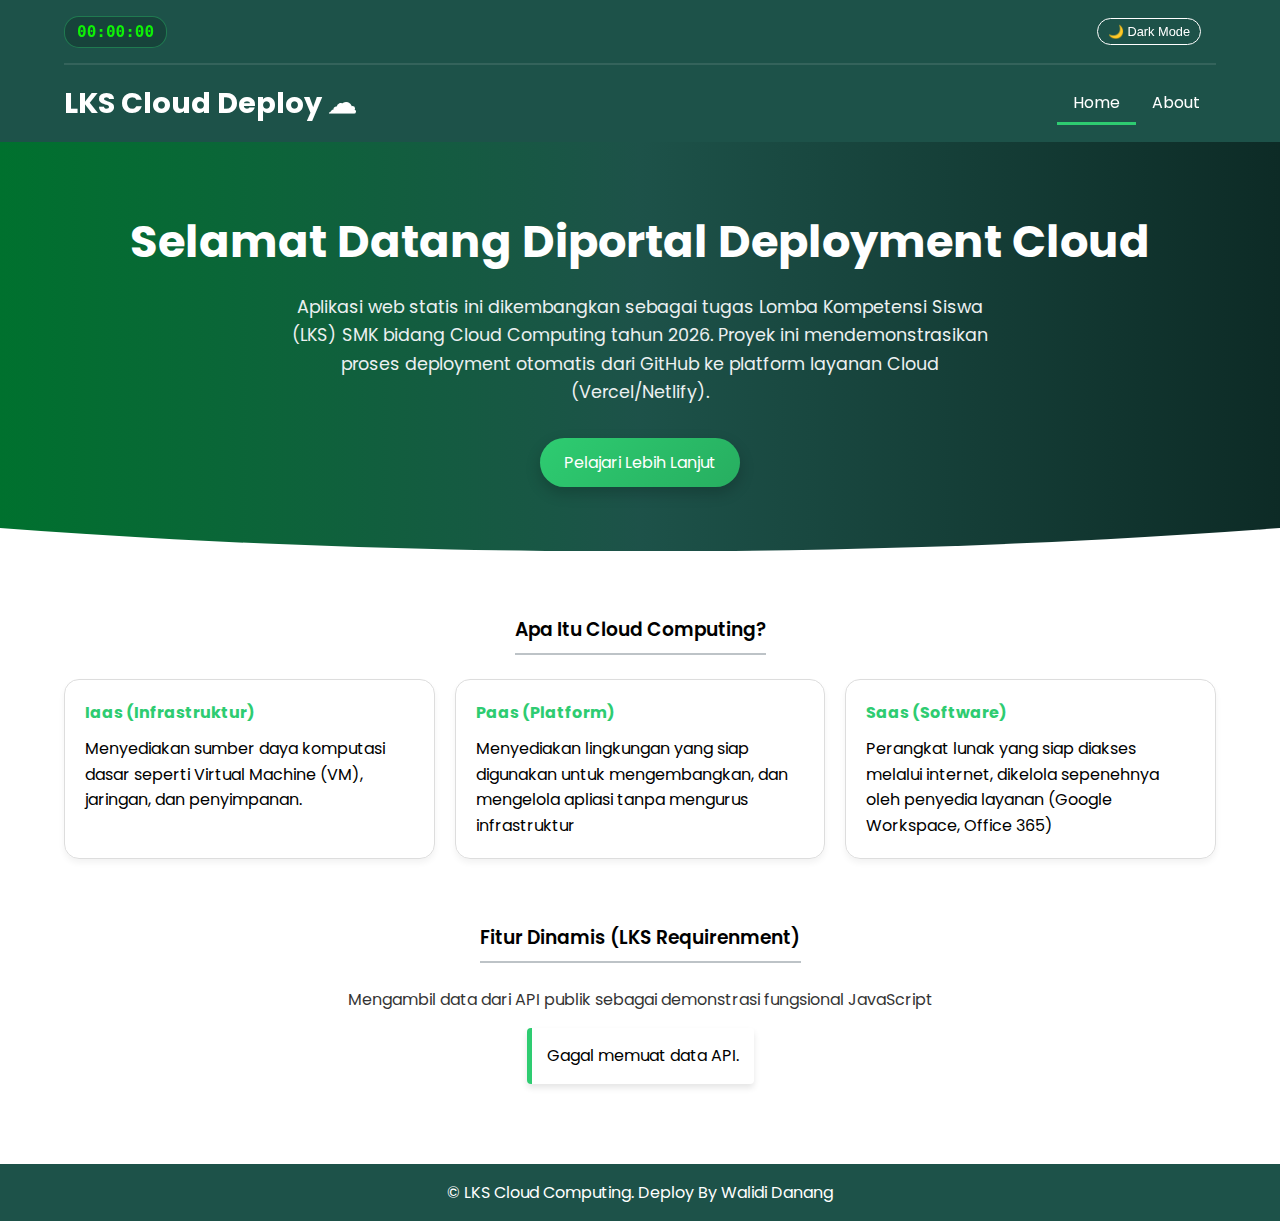
<file: index.html>
<!DOCTYPE html>
<html lang="id">
<head>
    <meta charset="UTF-8">
    <meta name="viewport" content="width=device-width, initial-scale=1.0">
    <title>Home | LKS Cloud Deploy ☁</title>
    <link rel="stylesheet" href="css/style.css">
    <link rel="icon" href="data:image/svg+xml,<svg xmlns='http://www.w3.org/2000/svg' viewBox='0 0 100 100'><text y='.9em' font-size='90'>☁️</text></svg>">
    <link href="https://fonts.googleapis.com/css2?family=Poppins:wght@300;400;600;700&display=swap" rel="stylesheet"></head>
</head>
<body>
    <header>
    <div class="container">
        <div style="display: flex; justify-content: space-between; align-items: center; width: 100%; margin-bottom: 10px;">
            <div class="digital-clock">
                <span id="live-clock">00:00:00</span>
            </div>
            <div class="theme-switch-wrapper">
                <button id="theme-toggle">🌙 Dark Mode</button>
            </div>
        </div>
        
        <hr style="width: 100%; border: 0.5px solid rgba(255,255,255,0.1); margin: 5px 0;">

        <div class="header-main">
            <h1>LKS Cloud Deploy ☁</h1>
            <nav>
                <ul>
                    <li><a href="index.html" class="active">Home</a></li>
                    <li><a href="about.html">About</a></li>
                </ul>
            </nav>
        </div>
    </div>
</header>

    <main>
        <section class="hero">
            <div class="container">
                <div class="hero-content">
                    <h2>Selamat Datang Diportal Deployment Cloud</h2>
                <p class="description">
                    Aplikasi web statis ini dikembangkan sebagai tugas Lomba Kompetensi Siswa (LKS) SMK bidang Cloud Computing tahun 2026. Proyek ini mendemonstrasikan proses deployment otomatis dari GitHub ke platform layanan Cloud (Vercel/Netlify).
                </p>
                <a href="#fitur" class="button">Pelajari Lebih Lanjut</a>
                </div>
            </div>
        </section>

        <section class="content-section">
                <div class="container">
                    <h3>Apa Itu Cloud Computing?</h3>

                <div class="card-grid">
                    <div class="card fade-in">
                        <h4>Iaas (Infrastruktur)</h4>
                        <p>Menyediakan sumber daya komputasi dasar seperti Virtual Machine (VM), jaringan, dan penyimpanan.</p>
                    </div>

                    <div class="card fade-in">
                        <h4>Paas (Platform)</h4>
                        <p>Menyediakan lingkungan yang siap digunakan untuk mengembangkan, dan mengelola apliasi tanpa mengurus infrastruktur</p>
                    </div>

                    <div class="card fade-in">
                        <h4>Saas (Software)</h4>
                        <p>Perangkat lunak yang siap diakses melalui internet, dikelola sepenehnya oleh penyedia layanan (Google Workspace, Office 365)</p>
                    </div>
                </div>
            </div>
        </section>

        <section class="api-section">
            <div class="container">
                <h3>Fitur Dinamis (LKS Requirenment)</h3>
                <p>Mengambil data dari API publik sebagai demonstrasi fungsional JavaScript</p>

                <div id="data-api" class="api-result">Loading data dari API..</div>
            </div>
        </section>

        <footer>
            <div class="container">
                <p>&copy; LKS Cloud Computing. Deploy By Walidi Danang</p>
            </div>
        </footer>

        <script src="js/script.js"></script>
    </main>
</body>
</html>
</file>
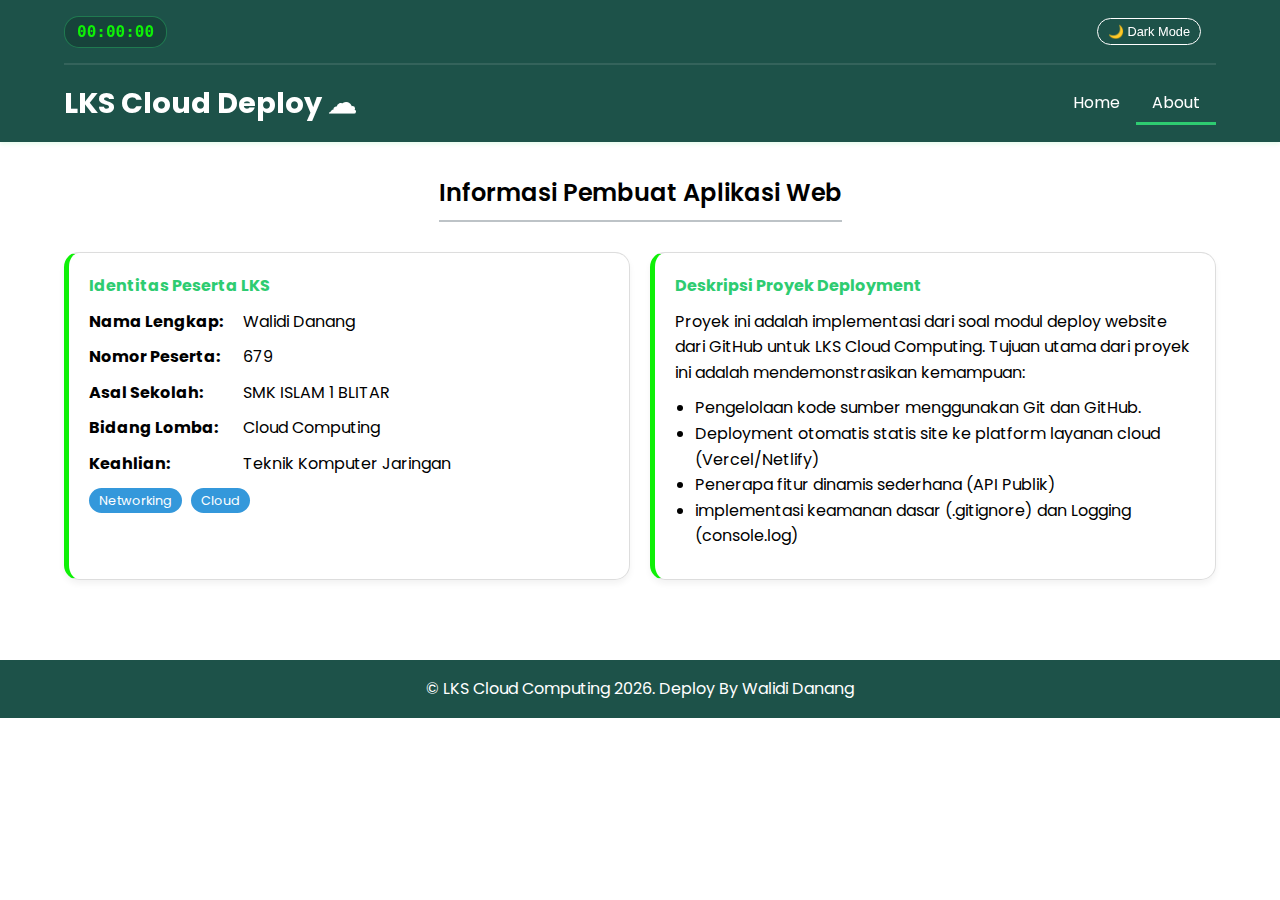
<file: about.html>
<!DOCTYPE html>
<html lang="id">
<head>
    <meta charset="UTF-8">
    <meta name="viewport" content="width=device-width, initial-scale=1.0">
    <title>About | LKS Cloud Deploy ☁</title>
    <link rel="stylesheet" href="css/style.css">
    <link rel="icon" href="data:image/svg+xml,<svg xmlns='http://www.w3.org/2000/svg' viewBox='0 0 100 100'><text y='.9em' font-size='90'>🎓</text></svg>">
    <link href="https://fonts.googleapis.com/css2?family=Poppins:wght@300;400;600;700&display=swap" rel="stylesheet"></head>
<body>
    <header>
    <div class="container">
        <div style="display: flex; justify-content: space-between; align-items: center; width: 100%; margin-bottom: 10px;">
            <div class="digital-clock">
                <span id="live-clock">00:00:00</span>
            </div>
            
            <div class="theme-switch-wrapper">
                <button id="theme-toggle">🌙 Dark Mode</button>
            </div>
        </div>
        
        <hr style="width: 100%; border: 0.5px solid rgba(255,255,255,0.1); margin: 5px 0;">

        <div class="header-main">
            <h1>LKS Cloud Deploy ☁</h1>
            <nav>
                <ul>
                    <li><a href="index.html">Home</a></li>
                    <li><a href="about.html" class="active">About</a></li>
                </ul>
            </nav>
        </div>
    </div>
</header>
    
    <main>
        <section class="content-section fade-in" about-section>
            <div class="container">
                <h2 style="text-align: center;">Informasi Pembuat Aplikasi Web</h2>

                <div class="card-grid" style="margin-top: 30px;">
                    <div class="card profile-card">
                        <h4 style="color: #2ecc71;">Identitas Peserta LKS</h4>

                        <p><strong>Nama Lengkap:</strong> Walidi Danang</p>
                        <p><strong>Nomor Peserta:</strong> 679</p>
                        <p><strong>Asal Sekolah:</strong> SMK ISLAM 1 BLITAR</p>
                        <p><strong>Bidang Lomba:</strong> Cloud Computing</p>
                        <p><strong>Keahlian:</strong> Teknik Komputer Jaringan</p>
                        <span class="badge">Networking</span>
                        <span class="badge">Cloud</span>
                    </div>

                    <div class="card project-desc">
                        <h4 style="color: #2ecc71;">Deskripsi Proyek Deployment</h4>
                        <p>
                            Proyek ini adalah implementasi dari soal modul deploy website dari GitHub untuk LKS Cloud Computing. Tujuan utama dari proyek ini adalah mendemonstrasikan kemampuan:
                        </p>
                        <ul>
                            <li>Pengelolaan kode sumber menggunakan Git dan GitHub.</li>
                            <li>Deployment otomatis statis site ke platform layanan cloud (Vercel/Netlify)</li>
                            <li>Penerapa fitur dinamis sederhana (API Publik)</li>
                            <li>implementasi keamanan dasar (.gitignore) dan Logging (console.log)</li>
                        </ul>
                    </div>
                </div>
            </div>
        </section>
    </main>

    <footer>
        <div class="container">
            <p>&copy; LKS Cloud Computing 2026. Deploy By Walidi Danang</p>
        </div>
    </footer>

    <script src="js/script.js"></script>

    <script>
        console.log("Halaman Tentang Identitas Peserta Dimuat (about.html)")
    </script>
</body>
</html>
</file>
<file: css/style.css>
*{
    margin: 0;
    padding: 0;
    box-sizing: border-box;
}
body {
    font-family: 'Poppins', sans-serif;
    line-height: 1.6;
    background: #f4f7fa;
    color: #1f3322;
    background-color: var(--bg-color);
    color: var(--text-color);
    transition: background-color 0.3s, color 0.3s;
}

.container {
    width: 90%;
    max-width: 1200px;
    margin: auto;
}

header {
    background: #1d5249;
    backdrop-filter: blur(10px);
    color: #fff;
    padding: 1rem 0;
    box-shadow: 0 2px 4px rgba(4, 209, 72, 0.1);
}

header .container {
    display: flex;
    flex-direction: column;
    align-items: flex-start;
}

.header-main {
    display: flex;
    justify-content: space-between;
    align-items: center;
    width: 100%;
    margin-top: 10px;
}

header h1 { font-size: 1.8rem; }

nav ul { list-style: none; display: flex; }

nav a {
    color: #fff;
    text-decoration: none;
    padding: .5rem 1rem;
    border-bottom: 3px solid transparent;
    transition: .3s;
}

nav a:hover, nav a.active {
    background: #1d5249;
    border-bottom-color: #2ecc71;
}

.hero {
    background: linear-gradient(to right, #00712E, #1d5249, #0d2b26);
    color: #fff;
    padding: 4rem 0;
    clip-path: ellipse(150% 100% at 50% 0%);
    text-align: center;
    margin-bottom: 2rem;
}

.hero h2 {
    color: #fff;
    font-size: 2.8rem;
}

.hero .description {
    color: #ecf0f1;
    max-width: 700px;
    margin: 1rem auto 2rem;
    font-size: 1.1rem;
}

.button {
    background: #3498db;
    background: linear-gradient(135deg, #2ecc71, #27ae60);
    box-shadow: 0 6px 15px rgba(0,0,0,0.2);
    transition: 0.3s;
    display: inline-block;
    color: #fff;
    padding: .75rem 1.5rem;
    border-radius: 50px;
    text-decoration: none;
}

.button:hover {
    transform: scale(1.05);
    box-shadow: 0 10px 25px rgba(0,0,0,0.3);
}

.content-section, .api-section, .about-section {
    padding: 2rem 0;
}

.content-section h2, 
.content-section h3, 
.api-section h3 {
    text-align: center;
    color: var(--title-color);
    font-weight: 600;
    margin-bottom: 1.5rem;
    padding-bottom: .5rem;
    border-bottom: 2px solid #bdc3c7;
    display: table;
    margin-left: auto;
    margin-right: auto;
}

.card-grid {
    transition: all 0.3s ease;
    display: flex;
    flex-wrap: wrap;
    gap: 20px;
    justify-content: center;
}

.card {
    background: #fff;
    background: var(--card-bg);
    color: var(--card-text);
    border: 1px solid #ddd;
    border-radius: 15px;
    padding: 20px;
    flex: 1 1 300px;
    box-shadow: 0 4px 6px rgba(0,0,0,.05);
}

.card:hover {
    transform: translateY(-8px);
    box-shadow: 0 12px 25px rgba(0,0,0,0.15);
}

.card h4 { color: #2ecc71; margin-bottom: 10px; }

.api-section {
    text-align: center;
}

.api-section p {
    opacity: 0.8;
}

.api-result {
    background: var(--card-bg);
    color: var(--card-text);
    padding: 15px;
    border-left: 5px solid #2ecc71;
    margin-top: 15px;
    border-radius: 4px;
    display: inline-block;
    text-align: left;
    box-shadow: 0 4px 6px rgba(0,0,0,.1);
}

.badge {
    background: #3498db;
    color: #fff;
    padding: 4px 10px;
    border-radius: 20px;
    font-size: 0.8rem;
    margin-right: 5px;
}

.profile-card { border-left: 5px solid #0ff007; }
.project-desc { border-left: 5px solid #0ff007; }
.profile-card p, .project-desc ul { margin: 10px 0; }
.project-desc ul { padding-left: 20px; }
.profile-card strong { display: inline-block; width: 150px; }

footer {
    background: #1d5249;
    color: #fff;
    text-align: center;
    padding: 1rem 0;
    margin-top: 3rem;
}

.digital-clock {
    font-size: 1rem;
    background: rgba(0, 8, 4, 0.2);
    color: #0ff007;
    padding: 2px 12px;
    border-radius: 15px;
    border: 1px solid rgba(46, 204, 113, 0.4);
    font-weight: 600;
    font-family: 'monospace';
}

[data-theme="dark"] {
    --bg-color: #121212;
    --text-color: #e0e0e0;
    --header-bg: #0d2b26;
    --card-bg: #1e1e1e;
    --card-text: #ffffff;
    --title-color: #ffffff;
}

.theme-switch-wrapper {
    display: flex;
    align-items: center;
    margin-right: 15px;
}

#theme-toggle {
    cursor: pointer;
    background: none;
    border: 1px solid #fff;
    color: #fff;
    padding: 5px 10px;
    border-radius: 20px;
    font-size: 0.8rem;
    transition: 0.3s;
}

#theme-toggle:hover {
    background: rgba(255, 255, 255, 0.2);
}

@media (max-width: 600px) {
    .header-main {
        flex-direction: column;
        gap: 10px;
    }
    header .container { flex-direction: column; }
    nav ul { margin-top: 10px; }
    .hero h2 { font-size: 2rem; }
    .card-grid { flex-direction: column; }
}
</file>
